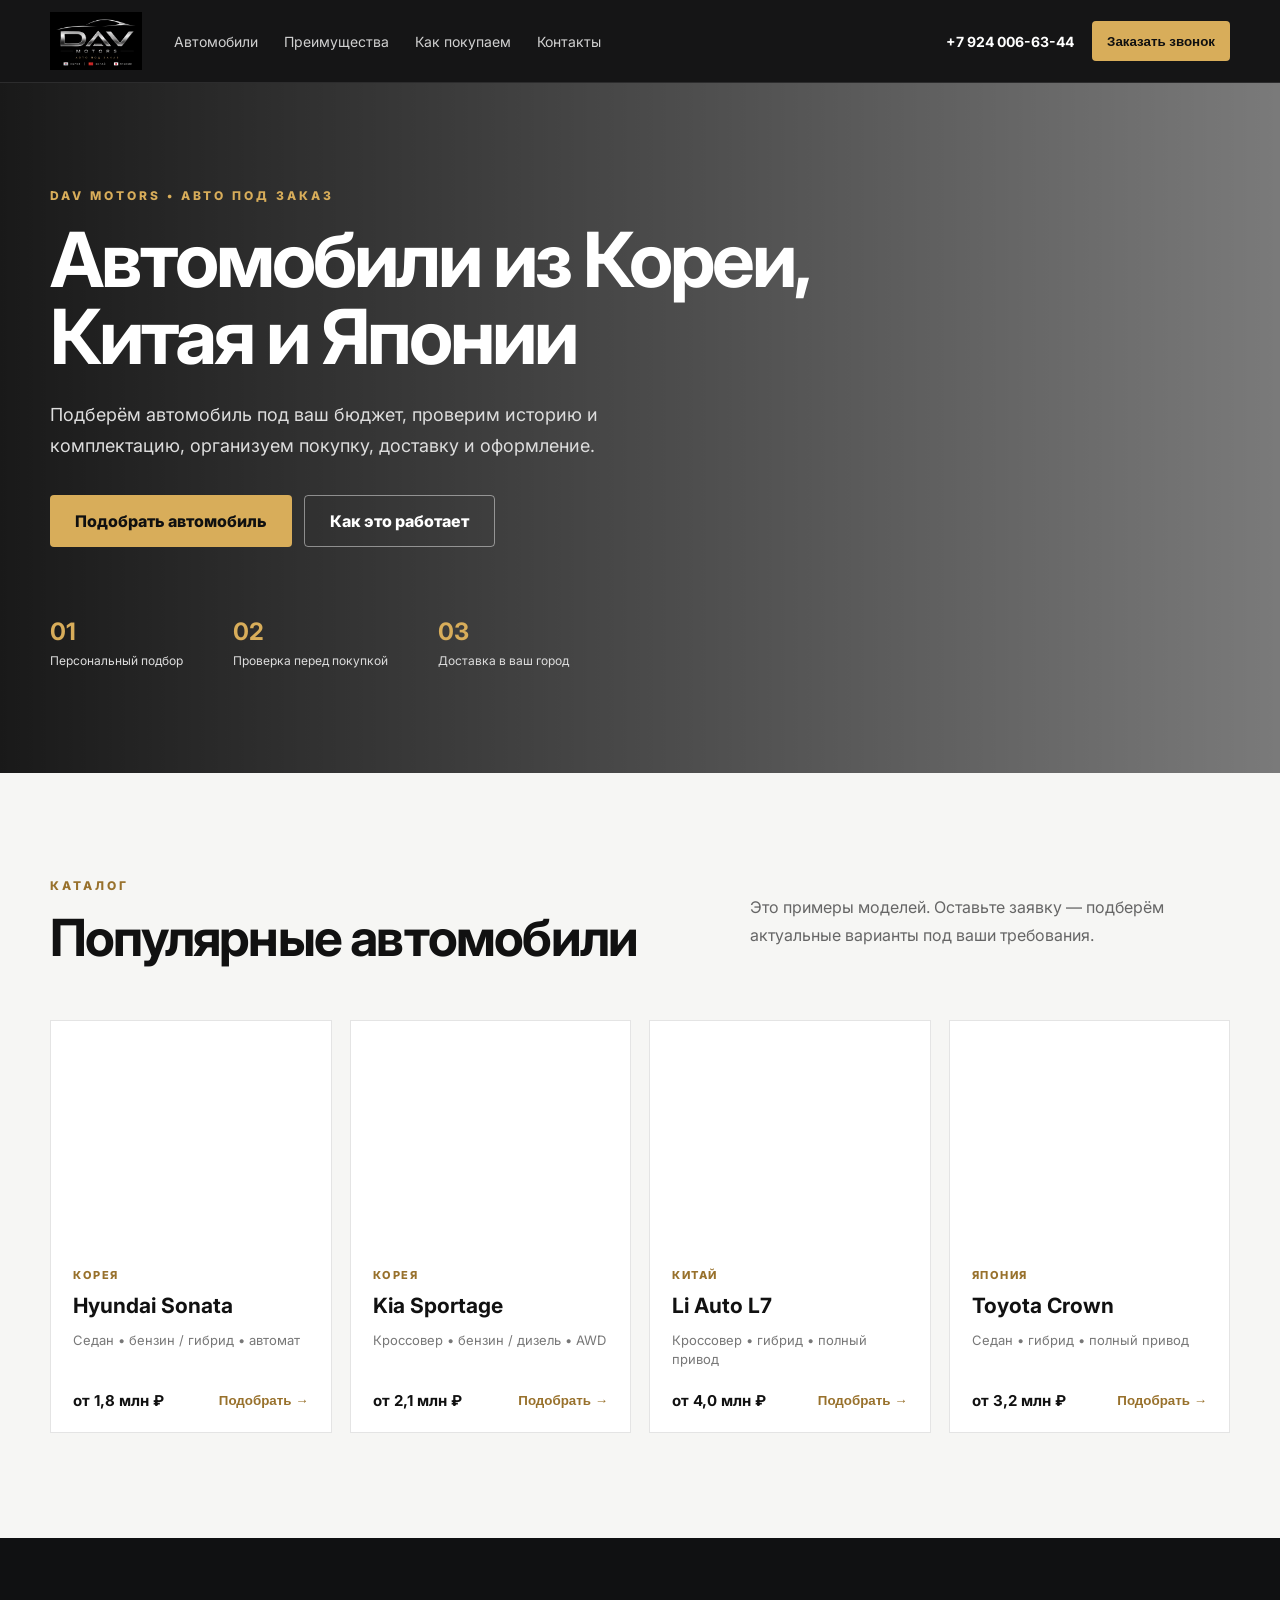
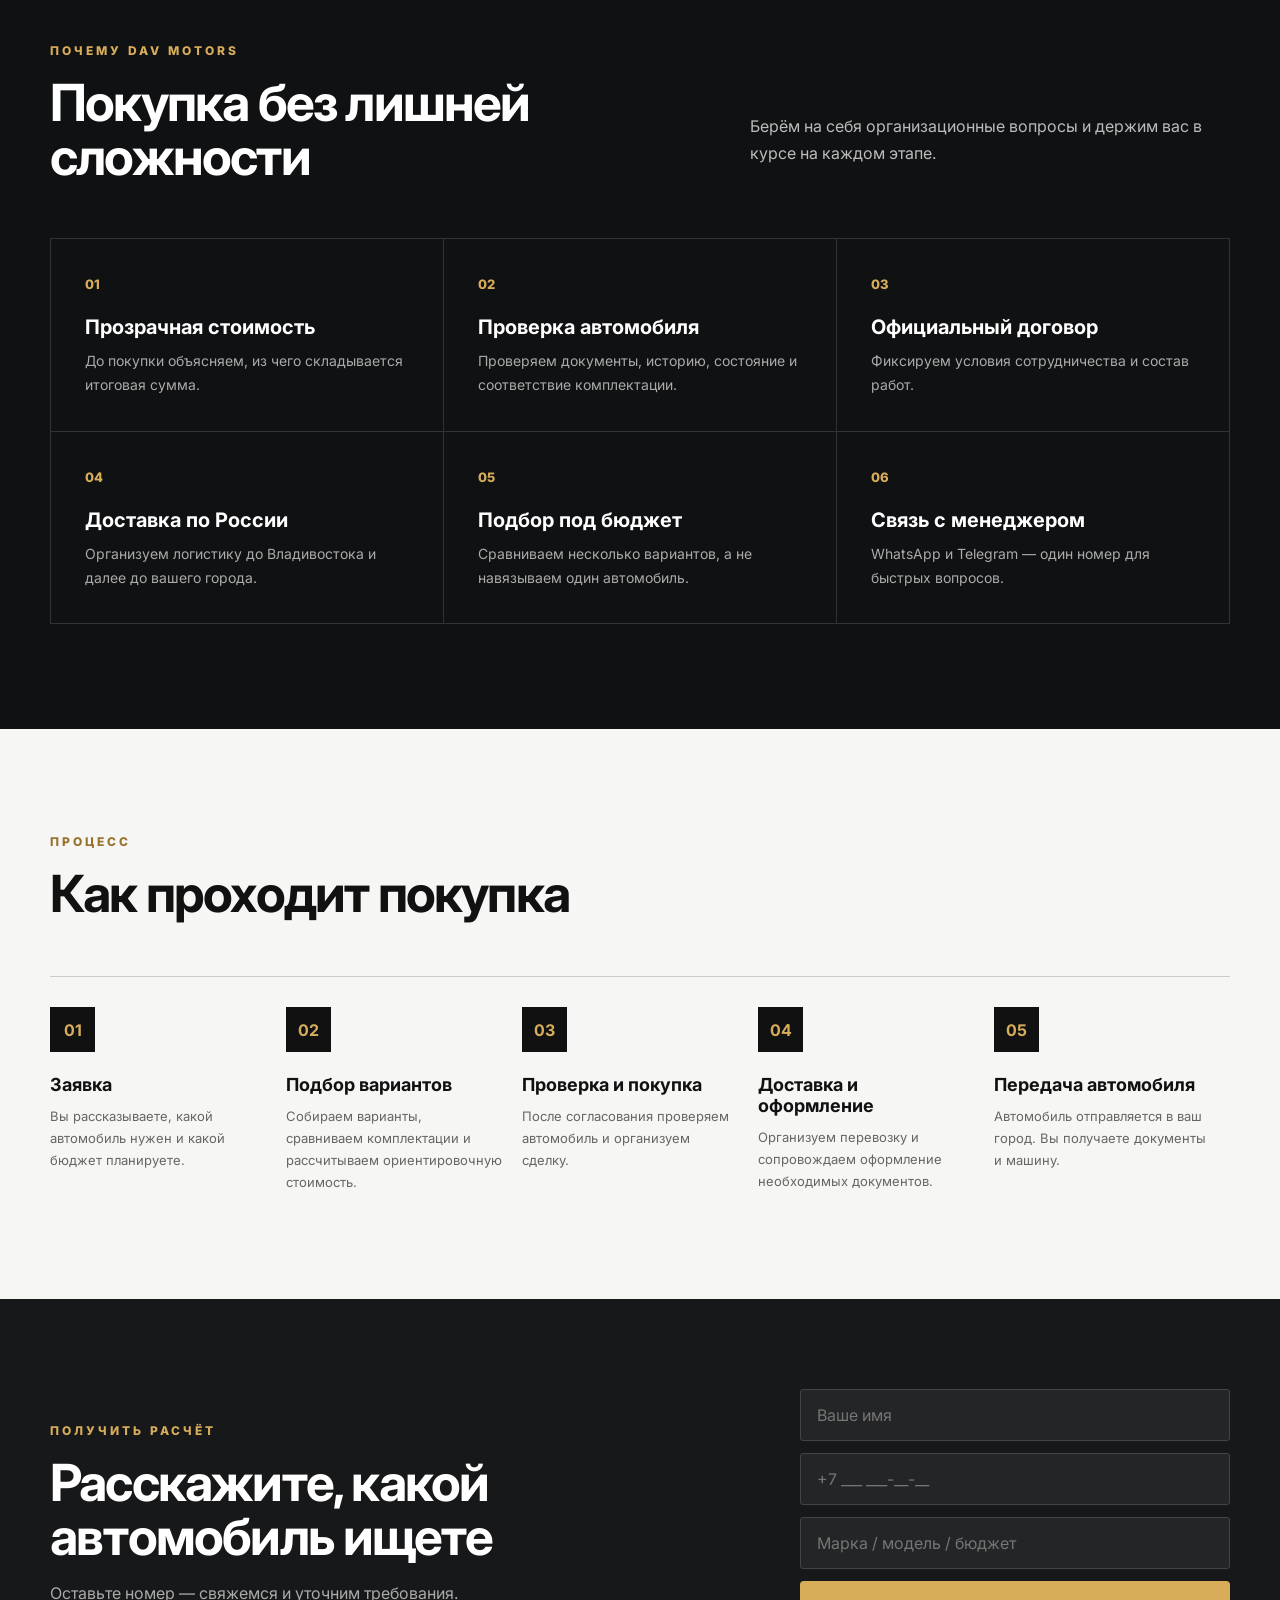
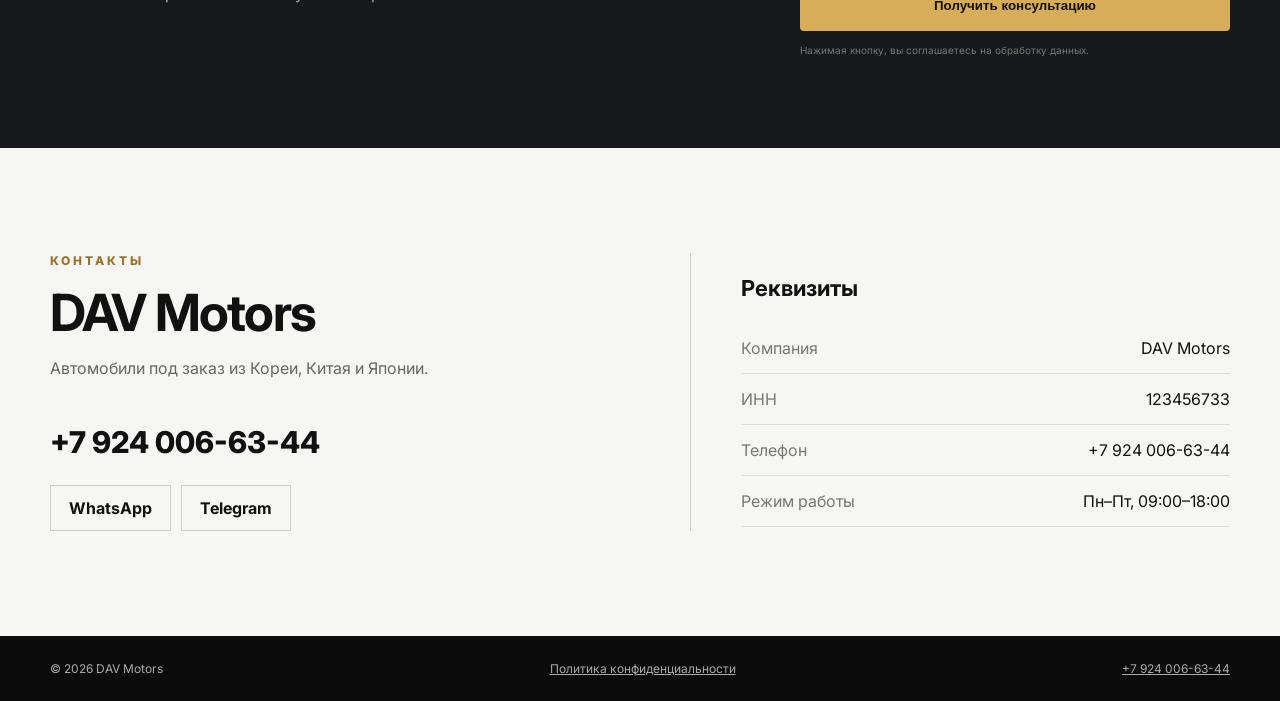
<file: index.html>
<!doctype html>
<html lang="ru">
<head>
  <meta charset="utf-8">
  <meta name="viewport" content="width=device-width, initial-scale=1">
  <meta name="description" content="DAV Motors — подбор и доставка автомобилей из Кореи, Китая и Японии.">
  <title>DAV Motors — автомобили из Азии</title>
  <link rel="preconnect" href="https://fonts.googleapis.com">
  <link rel="preconnect" href="https://fonts.gstatic.com" crossorigin>
  <link href="https://fonts.googleapis.com/css2?family=Inter:wght@400;500;600;700;800&display=swap" rel="stylesheet">
  <link rel="stylesheet" href="styles.css">
</head>
<body>
  <header class="header">
    <div class="container header__inner">
      <a class="brand" href="#top" aria-label="DAV Motors">
        <img src="assets/logo.jpg" alt="DAV Motors">
      </a>
      <nav class="nav" id="nav">
        <a href="#cars">Автомобили</a>
        <a href="#advantages">Преимущества</a>
        <a href="#process">Как покупаем</a>
        <a href="#contacts">Контакты</a>
      </nav>
      <div class="header__actions">
        <a class="phone" href="tel:+79240066344">+7 924 006-63-44</a>
        <button class="btn btn--small" data-modal-open="callback">Заказать звонок</button>
      </div>
      <button class="burger" id="burger" aria-label="Открыть меню">☰</button>
    </div>
  </header>

  <main id="top">
    <section class="hero">
      <div class="hero__overlay"></div>
      <div class="container hero__content">
        <p class="eyebrow">DAV MOTORS • АВТО ПОД ЗАКАЗ</p>
        <h1>Автомобили из Кореи, Китая и Японии</h1>
        <p class="hero__text">
          Подберём автомобиль под ваш бюджет, проверим историю и комплектацию,
          организуем покупку, доставку и оформление.
        </p>
        <div class="hero__buttons">
          <a class="btn" href="#request">Подобрать автомобиль</a>
          <a class="btn btn--ghost" href="#process">Как это работает</a>
        </div>
        <div class="hero__stats">
          <div><strong>01</strong><span>Персональный подбор</span></div>
          <div><strong>02</strong><span>Проверка перед покупкой</span></div>
          <div><strong>03</strong><span>Доставка в ваш город</span></div>
        </div>
      </div>
    </section>

    <section class="section section--light" id="cars">
      <div class="container">
        <div class="section-head">
          <div>
            <p class="eyebrow eyebrow--dark">КАТАЛОГ</p>
            <h2>Популярные автомобили</h2>
          </div>
          <p>Это примеры моделей. Оставьте заявку — подберём актуальные варианты под ваши требования.</p>
        </div>
        <div class="cars-grid">
          <article class="car-card">
            <div class="car-card__image car-card__image--korea"></div>
            <div class="car-card__body">
              <span class="tag">Корея</span>
              <h3>Hyundai Sonata</h3>
              <p>Седан • бензин / гибрид • автомат</p>
              <div class="car-card__bottom"><strong>от 1,8 млн ₽</strong><button class="text-btn" data-car="Hyundai Sonata">Подобрать →</button></div>
            </div>
          </article>
          <article class="car-card">
            <div class="car-card__image car-card__image--suv"></div>
            <div class="car-card__body">
              <span class="tag">Корея</span>
              <h3>Kia Sportage</h3>
              <p>Кроссовер • бензин / дизель • AWD</p>
              <div class="car-card__bottom"><strong>от 2,1 млн ₽</strong><button class="text-btn" data-car="Kia Sportage">Подобрать →</button></div>
            </div>
          </article>
          <article class="car-card">
            <div class="car-card__image car-card__image--china"></div>
            <div class="car-card__body">
              <span class="tag">Китай</span>
              <h3>Li Auto L7</h3>
              <p>Кроссовер • гибрид • полный привод</p>
              <div class="car-card__bottom"><strong>от 4,0 млн ₽</strong><button class="text-btn" data-car="Li Auto L7">Подобрать →</button></div>
            </div>
          </article>
          <article class="car-card">
            <div class="car-card__image car-card__image--japan"></div>
            <div class="car-card__body">
              <span class="tag">Япония</span>
              <h3>Toyota Crown</h3>
              <p>Седан • гибрид • полный привод</p>
              <div class="car-card__bottom"><strong>от 3,2 млн ₽</strong><button class="text-btn" data-car="Toyota Crown">Подобрать →</button></div>
            </div>
          </article>
        </div>
      </div>
    </section>

    <section class="section advantages" id="advantages">
      <div class="container">
        <div class="section-head section-head--light">
          <div><p class="eyebrow">ПОЧЕМУ DAV MOTORS</p><h2>Покупка без лишней сложности</h2></div>
          <p>Берём на себя организационные вопросы и держим вас в курсе на каждом этапе.</p>
        </div>
        <div class="advantages-grid">
          <article><span>01</span><h3>Прозрачная стоимость</h3><p>До покупки объясняем, из чего складывается итоговая сумма.</p></article>
          <article><span>02</span><h3>Проверка автомобиля</h3><p>Проверяем документы, историю, состояние и соответствие комплектации.</p></article>
          <article><span>03</span><h3>Официальный договор</h3><p>Фиксируем условия сотрудничества и состав работ.</p></article>
          <article><span>04</span><h3>Доставка по России</h3><p>Организуем логистику до Владивостока и далее до вашего города.</p></article>
          <article><span>05</span><h3>Подбор под бюджет</h3><p>Сравниваем несколько вариантов, а не навязываем один автомобиль.</p></article>
          <article><span>06</span><h3>Связь с менеджером</h3><p>WhatsApp и Telegram — один номер для быстрых вопросов.</p></article>
        </div>
      </div>
    </section>

    <section class="section section--light" id="process">
      <div class="container">
        <div class="section-head">
          <div><p class="eyebrow eyebrow--dark">ПРОЦЕСС</p><h2>Как проходит покупка</h2></div>
        </div>
        <div class="timeline">
          <article><b>01</b><div><h3>Заявка</h3><p>Вы рассказываете, какой автомобиль нужен и какой бюджет планируете.</p></div></article>
          <article><b>02</b><div><h3>Подбор вариантов</h3><p>Собираем варианты, сравниваем комплектации и рассчитываем ориентировочную стоимость.</p></div></article>
          <article><b>03</b><div><h3>Проверка и покупка</h3><p>После согласования проверяем автомобиль и организуем сделку.</p></div></article>
          <article><b>04</b><div><h3>Доставка и оформление</h3><p>Организуем перевозку и сопровождаем оформление необходимых документов.</p></div></article>
          <article><b>05</b><div><h3>Передача автомобиля</h3><p>Автомобиль отправляется в ваш город. Вы получаете документы и машину.</p></div></article>
        </div>
      </div>
    </section>

    <section class="cta" id="request">
      <div class="container cta__inner">
        <div>
          <p class="eyebrow">ПОЛУЧИТЬ РАСЧЁТ</p>
          <h2>Расскажите, какой автомобиль ищете</h2>
          <p>Оставьте номер — свяжемся и уточним требования.</p>
        </div>
        <form class="lead-form" data-form="lead">
          <input type="text" name="name" placeholder="Ваше имя" autocomplete="name" required>
          <input type="tel" name="phone" placeholder="+7 ___ ___-__-__" autocomplete="tel" required>
          <input type="text" name="car" placeholder="Марка / модель / бюджет">
          <button class="btn" type="submit">Получить консультацию</button>
          <small>Нажимая кнопку, вы соглашаетесь на обработку данных.</small>
        </form>
      </div>
    </section>

    <section class="section section--light contacts" id="contacts">
      <div class="container contacts__grid">
        <div>
          <p class="eyebrow eyebrow--dark">КОНТАКТЫ</p>
          <h2>DAV Motors</h2>
          <p class="contacts__text">Автомобили под заказ из Кореи, Китая и Японии.</p>
          <a class="contacts__phone" href="tel:+79240066344">+7 924 006-63-44</a>
          <div class="socials">
            <a href="https://wa.me/79240066344" target="_blank" rel="noopener">WhatsApp</a>
            <a href="https://t.me/+79240066344" target="_blank" rel="noopener">Telegram</a>
          </div>
        </div>
        <div class="requisites">
          <h3>Реквизиты</h3>
          <p><span>Компания</span> DAV Motors</p>
          <p><span>ИНН</span> 123456733</p>
          <p><span>Телефон</span> +7 924 006-63-44</p>
          <p><span>Режим работы</span> Пн–Пт, 09:00–18:00</p>
        </div>
      </div>
    </section>
  </main>

  <footer class="footer">
    <div class="container footer__inner">
      <span>© 2026 DAV Motors</span>
      <a href="#" data-modal-open="privacy">Политика конфиденциальности</a>
      <a href="tel:+79240066344">+7 924 006-63-44</a>
    </div>
  </footer>

  <div class="modal" id="callback" aria-hidden="true">
    <div class="modal__backdrop" data-modal-close></div>
    <div class="modal__box" role="dialog" aria-modal="true" aria-labelledby="callback-title">
      <button class="modal__close" data-modal-close aria-label="Закрыть">×</button>
      <p class="eyebrow eyebrow--dark">DAV MOTORS</p>
      <h2 id="callback-title">Заказать звонок</h2>
      <p>Оставьте контакты — менеджер свяжется с вами.</p>
      <form class="lead-form lead-form--modal" data-form="callback">
        <input type="text" name="name" placeholder="Ваше имя" required>
        <input type="tel" name="phone" placeholder="+7 ___ ___-__-__" required>
        <button class="btn" type="submit">Отправить заявку</button>
      </form>
    </div>
  </div>

  <div class="modal" id="privacy" aria-hidden="true">
    <div class="modal__backdrop" data-modal-close></div>
    <div class="modal__box" >
      <button class="modal__close" data-modal-close aria-label="Закрыть">×</button>
      <h2>Политика конфиденциальности</h2>
      <p>Настоящая Политика разработана в соответствии с Федеральным законом от 27.07.2006 № 152-ФЗ «О персональных данных». Она определяет порядок обработки персональных данных и меры по обеспечению их безопасности, которые принимает [Наименование компании или ФИО ИП] (далее — Оператор) в отношении посетителей сайта [адрес сайта].
1. Общие положения 1.1. Оператор — это юридическое лицо или индивидуальный предприниматель, которые организуют и (или) осуществляют обработку персональных данных посетителей сайта [адрес сайта]. 1.2. Оператор ставит своей важнейшей целью и условием своей деятельности соблюдение прав и свобод человека и гражданина при обработке персональных данных, в том числе права на неприкосновенность частной жизни.
tilda.cc
2. Состав обрабатываемых персональных данных 2.1. Оператор собирает следующие персональные данные:
фамилия, имя, отчество;
номер контактного телефона.

secrets.tbank.ru
support.vigbo.com
2.2. Указанные данные предоставляются Пользователем при заполнении форм на сайте (например, формы обратной связи, регистрации, оформления заказа).
support.vigbo.com
3. Цели обработки 3.1. Обработка персональных данных осуществляется для:
идентификации Пользователя при взаимодействии с сайтом;
обработки заявок и заказов;
предоставления доступа к персонализированным функциям сайта;
информирования Пользователя (например, о статусе заказа, новых предложениях);
улучшения качества сервиса.

secrets.tbank.ru
4. Порядок и способы обработки 4.1. Обработка персональных данных включает сбор, запись, систематизацию, накопление, хранение, уточнение, использование, передачу (в том числе третьим лицам в рамках договорных отношений), обезличивание, блокирование, удаление, уничтожение.
support.vigbo.com
5. Меры защиты 5.1. Оператор применяет технические и организационные меры для защиты персональных данных от несанкционированного доступа, изменения, уничтожения и иных неправомерных действий. К таким мерам относятся, например, использование шифрования при передаче данных, ограничение доступа к базам данных только для уполномоченных сотрудников, регулярные обновления программного обеспечения.
secrets.tbank.ru
6. Срок хранения данных 6.1. Срок хранения персональных данных определяется достижением целей их обработки (например, для выполнения обязательств по договору). По истечении установленного срока данные подлежат уничтожению.
secrets.tbank.ru
secrets.tbank.ru
7. Права субъекта персональных данных 7.1. Субъект персональных данных вправе:
получать информацию о том, какие данные о нём обрабатываются и с какой целью;
требовать уточнения, исправления или удаления своих данных;
отзывать своё согласие на обработку данных.

secrets.tbank.ru
8. Контакты для вопросов 8.1. По вопросам, связанным с обработкой персональных данных, можно обращаться по следующим контактам:
электронная почта: [email];
телефон: [номер].
9. Особые указания 9.1. Оператор не передаёт персональные данные третьим лицам без согласия субъекта, за исключением случаев, прямо предусмотренных законодательством РФ.
secrets.tbank.ru
9.2. Политика конфиденциальности может актуализироваться по мере необходимости. Новая редакция вступает в силу с момента её размещения на сайте.
digitalimpuls.ru
10. Согласие субъекта 10.1. Пользователь подтверждает своё согласие с условиями настоящей Политики, проставляя соответствующую отметку в форме (например, отметку в чекбоксе) перед началом обработки его данных. </p>
    </div>
  </div>

  <div class="toast" id="toast" role="status"></div>
  <script src="script.js"></script>
  <script src="forms.js"></script>
</body>
</html>
</file>
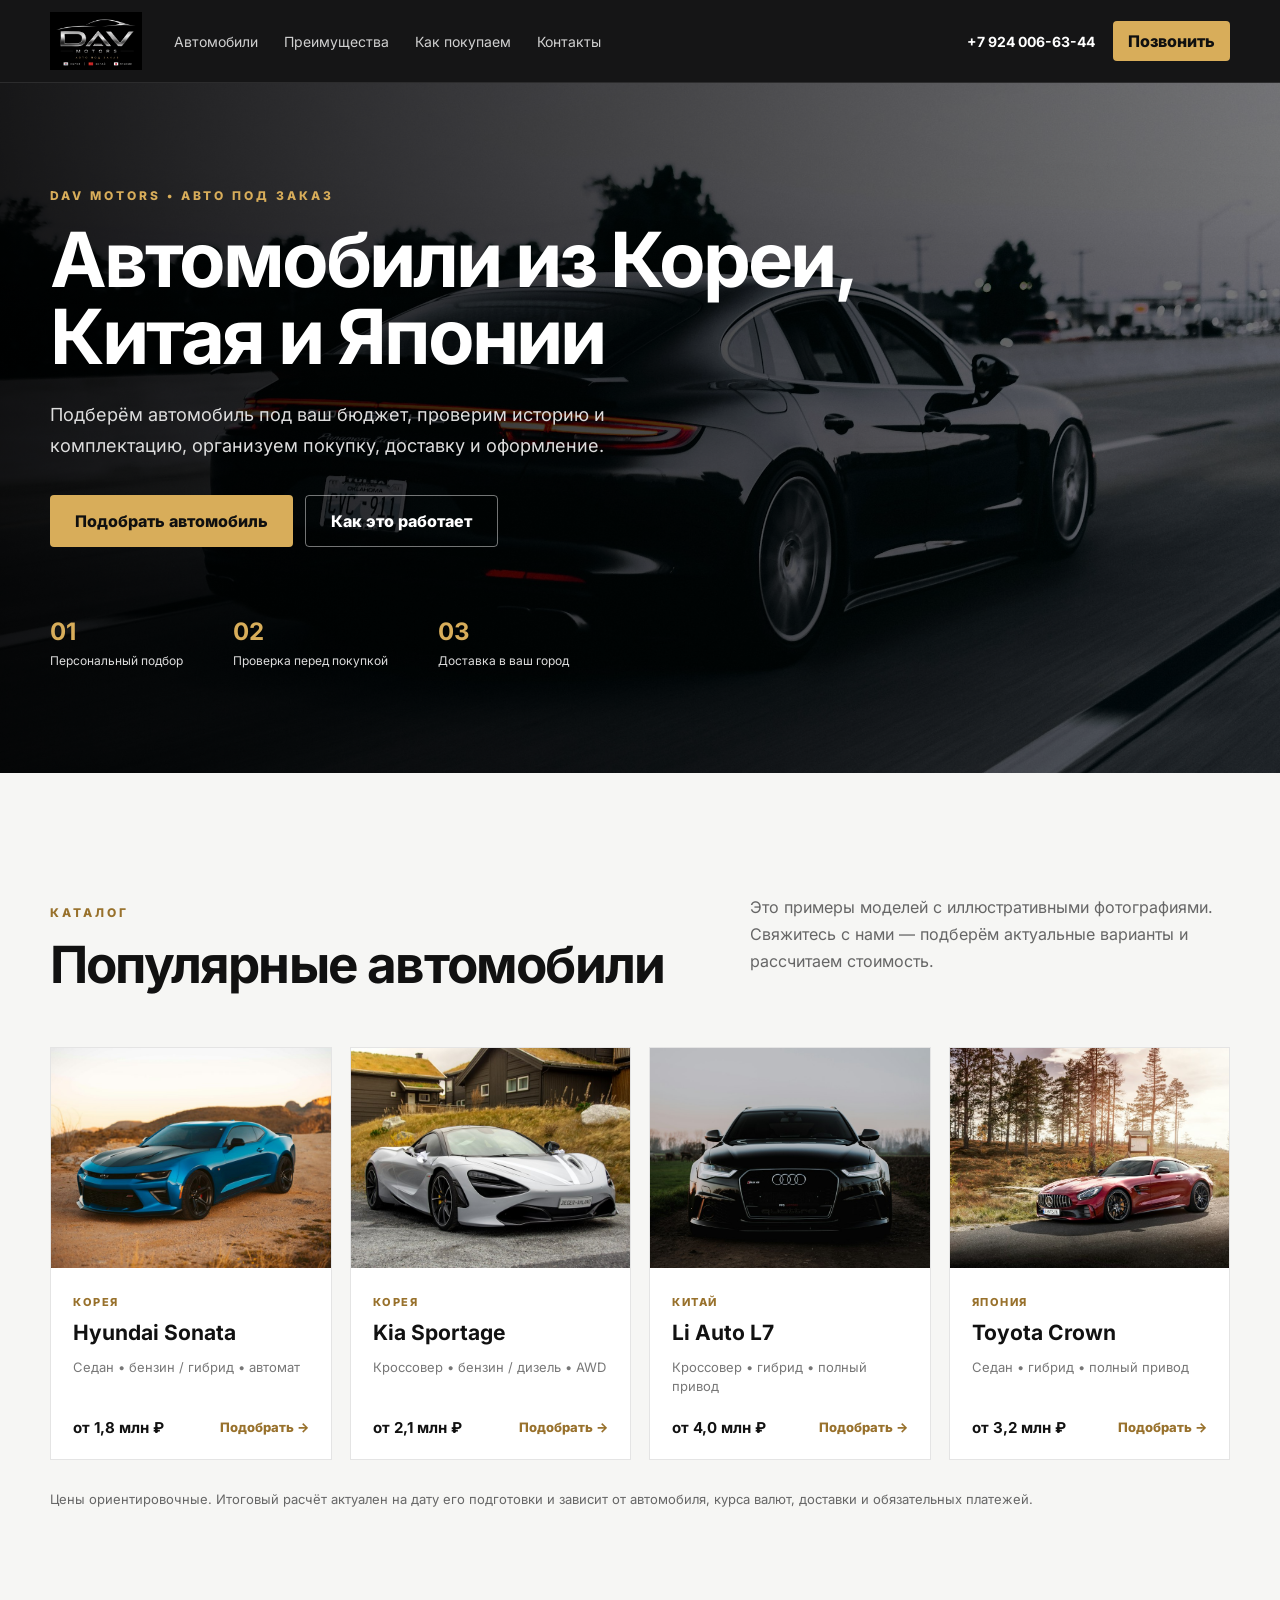
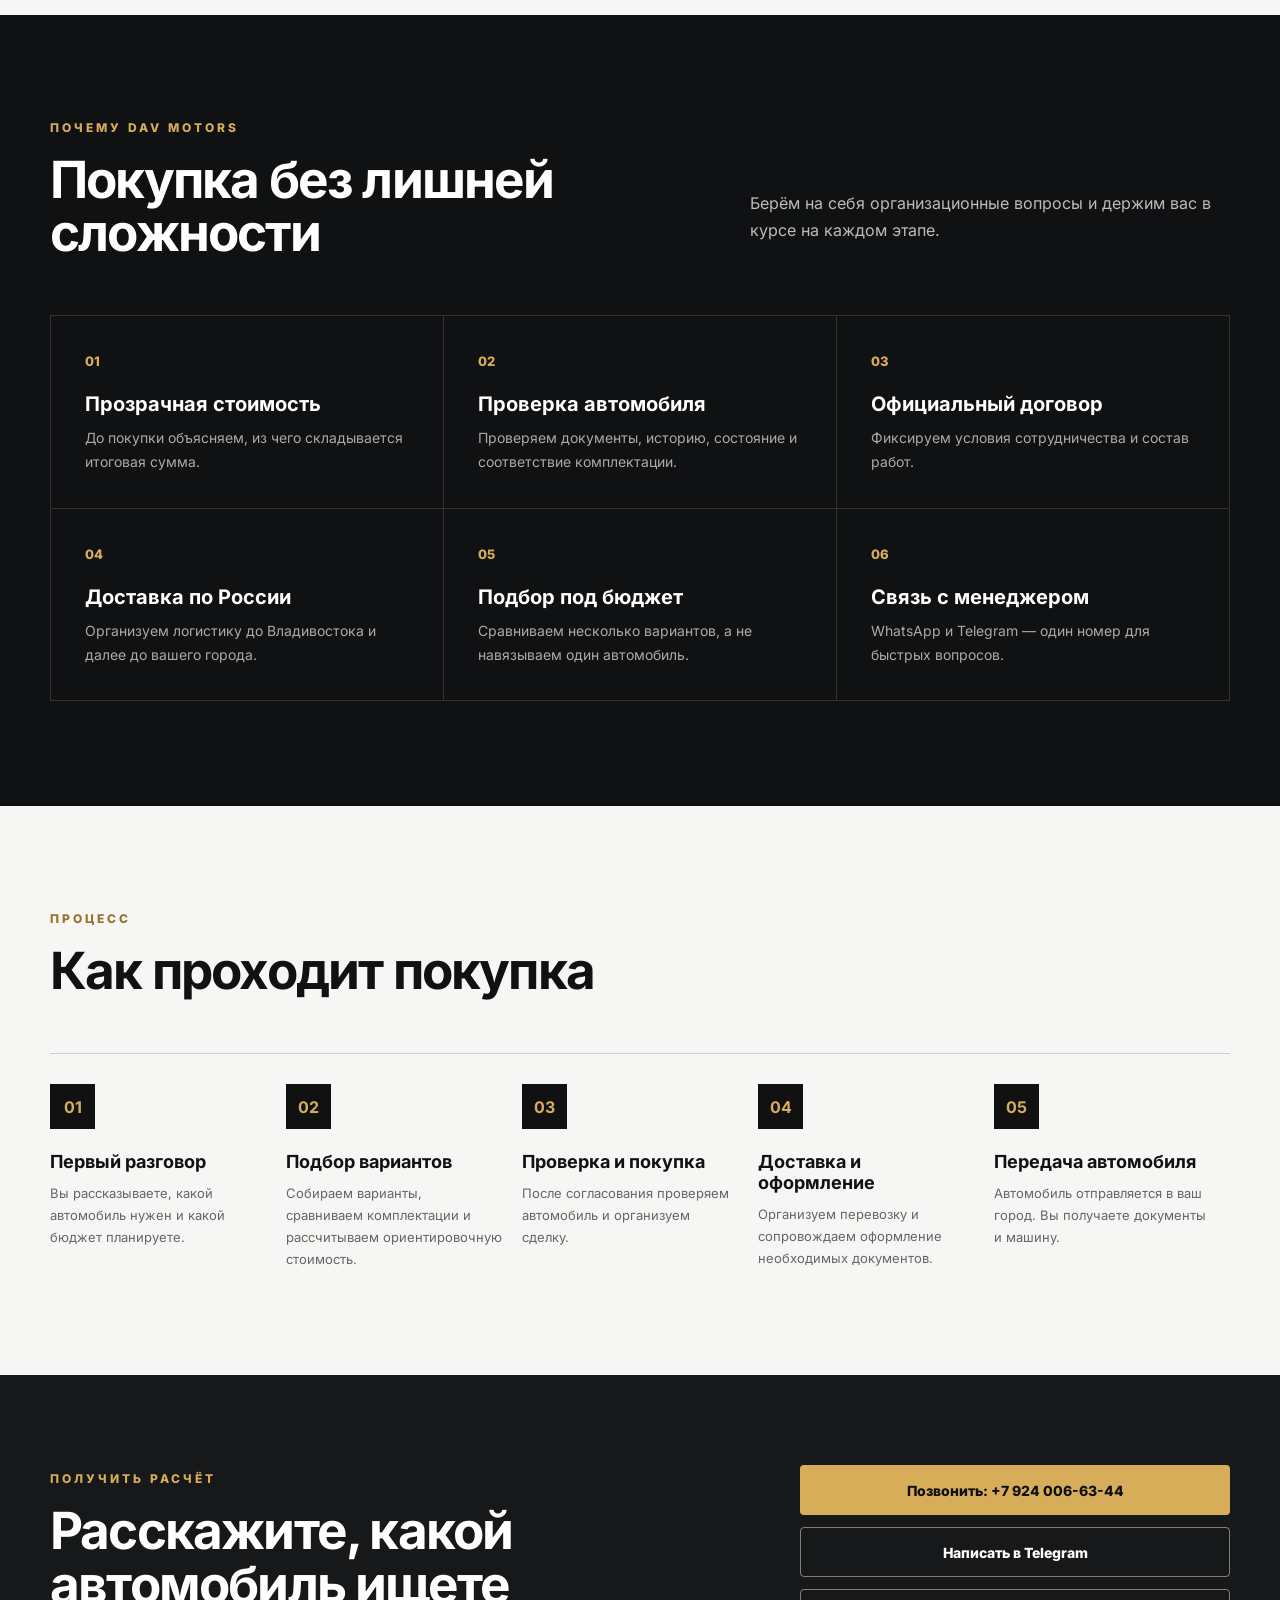
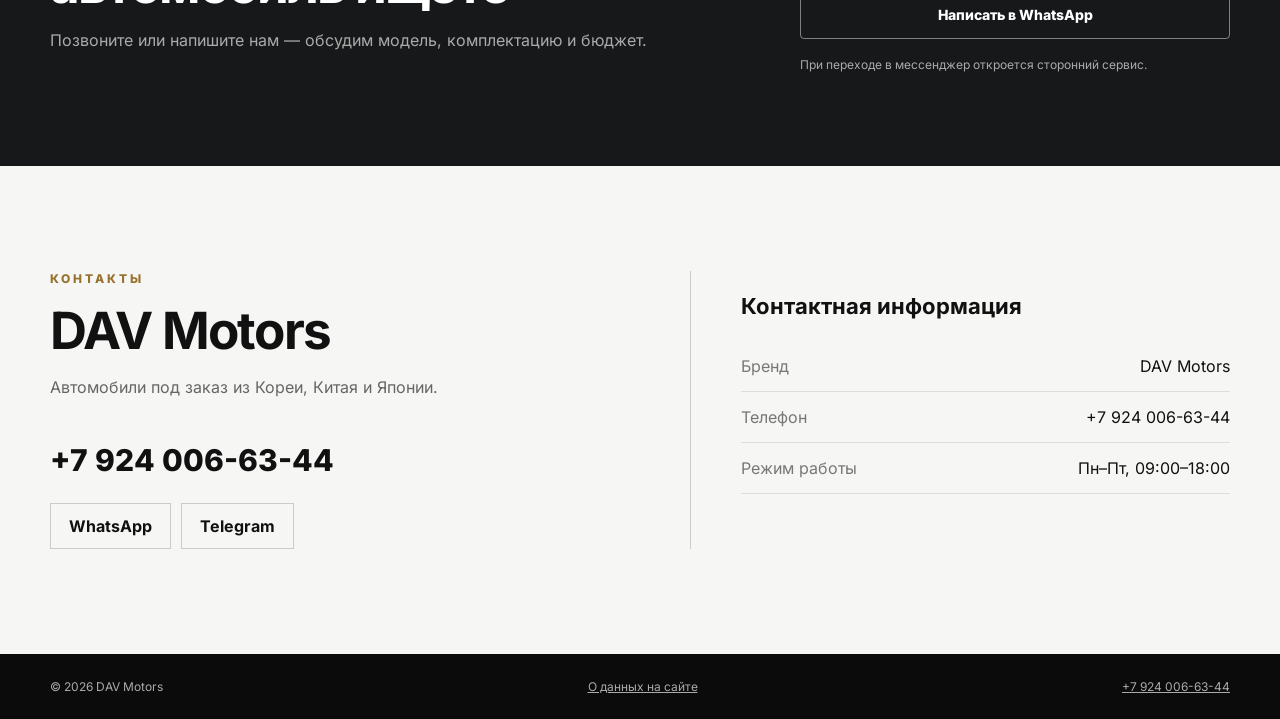
<file: DAV-MOTORS/index.html>
<!doctype html>
<html lang="ru">
<head>
  <meta charset="utf-8">
  <meta name="referrer" content="no-referrer">
  <meta http-equiv="x-dns-prefetch-control" content="off">
  <meta http-equiv="Content-Security-Policy" content="default-src 'self'; script-src 'self'; style-src 'self'; img-src 'self'; font-src 'self'; connect-src 'none'; form-action 'none'; base-uri 'none'; object-src 'none'">
  <meta name="viewport" content="width=device-width, initial-scale=1">
  <meta name="description" content="DAV Motors — подбор и доставка автомобилей из Кореи, Китая и Японии.">
  <title>DAV Motors — автомобили из Азии</title>
  <link rel="icon" href="assets/logo.jpg" type="image/jpeg">
  <link rel="stylesheet" href="styles.css">
</head>
<body>
  <header class="header">
    <div class="container header__inner">
      <a class="brand" href="#top" aria-label="DAV Motors">
        <img src="assets/logo.jpg" alt="DAV Motors">
      </a>
      <nav class="nav" id="nav">
        <a href="#cars">Автомобили</a>
        <a href="#advantages">Преимущества</a>
        <a href="#process">Как покупаем</a>
        <a href="#contacts">Контакты</a>
      </nav>
      <div class="header__actions">
        <a class="phone" href="tel:+79240066344">+7 924 006-63-44</a>
        <a class="btn btn--small" href="tel:+79240066344">Позвонить</a>
      </div>
      <button class="burger" id="burger" type="button" aria-label="Открыть меню" aria-controls="nav" aria-expanded="false">☰</button>
    </div>
  </header>

  <main id="top">
    <section class="hero">
      <div class="hero__overlay"></div>
      <div class="container hero__content">
        <p class="eyebrow">DAV MOTORS • АВТО ПОД ЗАКАЗ</p>
        <h1>Автомобили из Кореи, Китая и Японии</h1>
        <p class="hero__text">
          Подберём автомобиль под ваш бюджет, проверим историю и комплектацию,
          организуем покупку, доставку и оформление.
        </p>
        <div class="hero__buttons">
          <a class="btn" href="#request">Подобрать автомобиль</a>
          <a class="btn btn--ghost" href="#process">Как это работает</a>
        </div>
        <div class="hero__stats">
          <div><strong>01</strong><span>Персональный подбор</span></div>
          <div><strong>02</strong><span>Проверка перед покупкой</span></div>
          <div><strong>03</strong><span>Доставка в ваш город</span></div>
        </div>
      </div>
    </section>

    <section class="section section--light" id="cars">
      <div class="container">
        <div class="section-head">
          <div>
            <p class="eyebrow eyebrow--dark">КАТАЛОГ</p>
            <h2>Популярные автомобили</h2>
          </div>
          <p>Это примеры моделей с иллюстративными фотографиями. Свяжитесь с нами — подберём актуальные варианты и рассчитаем стоимость.</p>
        </div>
        <div class="cars-grid">
          <article class="car-card">
            <div class="car-card__image car-card__image--korea"></div>
            <div class="car-card__body">
              <span class="tag">Корея</span>
              <h3>Hyundai Sonata</h3>
              <p>Седан • бензин / гибрид • автомат</p>
              <div class="car-card__bottom"><strong>от 1,8 млн ₽</strong><a class="text-btn" href="#request" aria-label="Обсудить подбор: Hyundai Sonata">Подобрать →</a></div>
            </div>
          </article>
          <article class="car-card">
            <div class="car-card__image car-card__image--suv"></div>
            <div class="car-card__body">
              <span class="tag">Корея</span>
              <h3>Kia Sportage</h3>
              <p>Кроссовер • бензин / дизель • AWD</p>
              <div class="car-card__bottom"><strong>от 2,1 млн ₽</strong><a class="text-btn" href="#request" aria-label="Обсудить подбор: Kia Sportage">Подобрать →</a></div>
            </div>
          </article>
          <article class="car-card">
            <div class="car-card__image car-card__image--china"></div>
            <div class="car-card__body">
              <span class="tag">Китай</span>
              <h3>Li Auto L7</h3>
              <p>Кроссовер • гибрид • полный привод</p>
              <div class="car-card__bottom"><strong>от 4,0 млн ₽</strong><a class="text-btn" href="#request" aria-label="Обсудить подбор: Li Auto L7">Подобрать →</a></div>
            </div>
          </article>
          <article class="car-card">
            <div class="car-card__image car-card__image--japan"></div>
            <div class="car-card__body">
              <span class="tag">Япония</span>
              <h3>Toyota Crown</h3>
              <p>Седан • гибрид • полный привод</p>
              <div class="car-card__bottom"><strong>от 3,2 млн ₽</strong><a class="text-btn" href="#request" aria-label="Обсудить подбор: Toyota Crown">Подобрать →</a></div>
            </div>
          </article>
        </div>
        <p class="catalog-note">Цены ориентировочные. Итоговый расчёт актуален на дату его подготовки и зависит от автомобиля, курса валют, доставки и обязательных платежей.</p>
      </div>
    </section>

    <section class="section advantages" id="advantages">
      <div class="container">
        <div class="section-head section-head--light">
          <div><p class="eyebrow">ПОЧЕМУ DAV MOTORS</p><h2>Покупка без лишней сложности</h2></div>
          <p>Берём на себя организационные вопросы и держим вас в курсе на каждом этапе.</p>
        </div>
        <div class="advantages-grid">
          <article><span>01</span><h3>Прозрачная стоимость</h3><p>До покупки объясняем, из чего складывается итоговая сумма.</p></article>
          <article><span>02</span><h3>Проверка автомобиля</h3><p>Проверяем документы, историю, состояние и соответствие комплектации.</p></article>
          <article><span>03</span><h3>Официальный договор</h3><p>Фиксируем условия сотрудничества и состав работ.</p></article>
          <article><span>04</span><h3>Доставка по России</h3><p>Организуем логистику до Владивостока и далее до вашего города.</p></article>
          <article><span>05</span><h3>Подбор под бюджет</h3><p>Сравниваем несколько вариантов, а не навязываем один автомобиль.</p></article>
          <article><span>06</span><h3>Связь с менеджером</h3><p>WhatsApp и Telegram — один номер для быстрых вопросов.</p></article>
        </div>
      </div>
    </section>

    <section class="section section--light" id="process">
      <div class="container">
        <div class="section-head">
          <div><p class="eyebrow eyebrow--dark">ПРОЦЕСС</p><h2>Как проходит покупка</h2></div>
        </div>
        <div class="timeline">
          <article><b>01</b><div><h3>Первый разговор</h3><p>Вы рассказываете, какой автомобиль нужен и какой бюджет планируете.</p></div></article>
          <article><b>02</b><div><h3>Подбор вариантов</h3><p>Собираем варианты, сравниваем комплектации и рассчитываем ориентировочную стоимость.</p></div></article>
          <article><b>03</b><div><h3>Проверка и покупка</h3><p>После согласования проверяем автомобиль и организуем сделку.</p></div></article>
          <article><b>04</b><div><h3>Доставка и оформление</h3><p>Организуем перевозку и сопровождаем оформление необходимых документов.</p></div></article>
          <article><b>05</b><div><h3>Передача автомобиля</h3><p>Автомобиль отправляется в ваш город. Вы получаете документы и машину.</p></div></article>
        </div>
      </div>
    </section>

    <section class="cta" id="request">
      <div class="container cta__inner">
        <div>
          <p class="eyebrow">ПОЛУЧИТЬ РАСЧЁТ</p>
          <h2>Расскажите, какой автомобиль ищете</h2>
          <p>Позвоните или напишите нам — обсудим модель, комплектацию и бюджет.</p>
        </div>
        <div class="contact-actions">
          <a class="btn" href="tel:+79240066344">Позвонить: +7 924 006-63-44</a>
          <a class="btn btn--ghost" href="https://t.me/+79240066344" target="_blank" rel="noopener noreferrer">Написать в Telegram</a>
          <a class="btn btn--ghost" href="https://wa.me/79240066344" target="_blank" rel="noopener noreferrer">Написать в WhatsApp</a>
          <p class="contact-actions__note">При переходе в мессенджер откроется сторонний сервис.</p>
        </div>
      </div>
    </section>

    <section class="section section--light contacts" id="contacts">
      <div class="container contacts__grid">
        <div>
          <p class="eyebrow eyebrow--dark">КОНТАКТЫ</p>
          <h2>DAV Motors</h2>
          <p class="contacts__text">Автомобили под заказ из Кореи, Китая и Японии.</p>
          <a class="contacts__phone" href="tel:+79240066344">+7 924 006-63-44</a>
          <div class="socials">
            <a href="https://wa.me/79240066344" target="_blank" rel="noopener noreferrer">WhatsApp</a>
            <a href="https://t.me/+79240066344" target="_blank" rel="noopener noreferrer">Telegram</a>
          </div>
        </div>
        <div class="requisites">
          <h3>Контактная информация</h3>
          <p><span>Бренд</span> DAV Motors</p>
          <p><span>Телефон</span> +7 924 006-63-44</p>
          <p><span>Режим работы</span> Пн–Пт, 09:00–18:00</p>
        </div>
      </div>
    </section>
  </main>

  <footer class="footer">
    <div class="container footer__inner">
      <span>© 2026 DAV Motors</span>
      <a href="data.html">О данных на сайте</a>
      <a href="tel:+79240066344">+7 924 006-63-44</a>
    </div>
  </footer>

  <script src="script.js"></script>
</body>
</html>
</file>
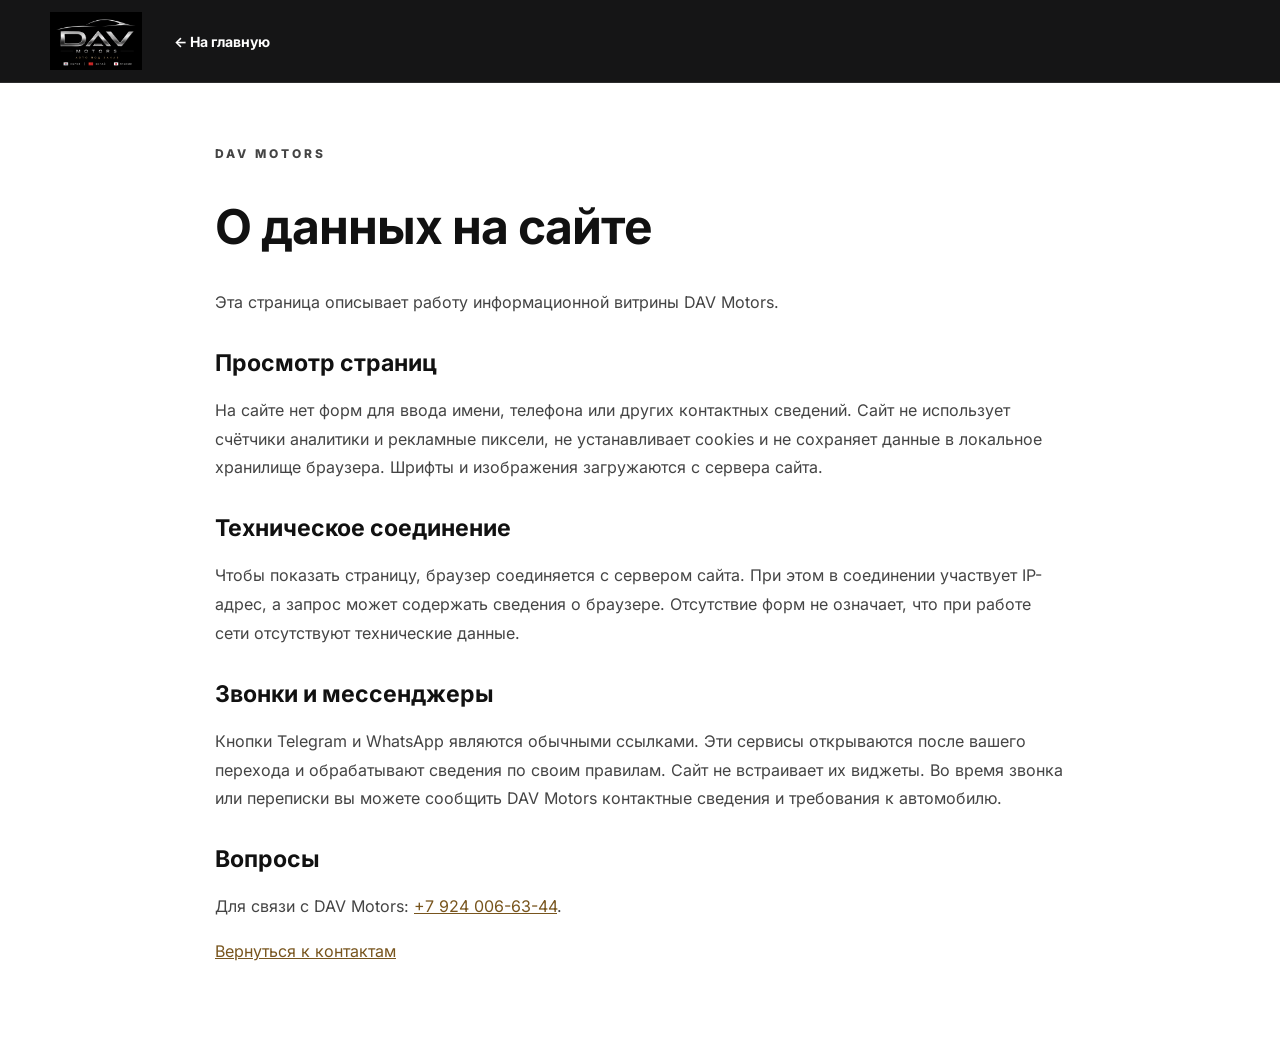
<file: DAV-MOTORS/data.html>
<!doctype html>
<html lang="ru">
<head>
  <meta charset="utf-8">
  <meta name="referrer" content="no-referrer">
  <meta http-equiv="x-dns-prefetch-control" content="off">
  <meta http-equiv="Content-Security-Policy" content="default-src 'self'; script-src 'self'; style-src 'self'; img-src 'self'; font-src 'self'; connect-src 'none'; form-action 'none'; base-uri 'none'; object-src 'none'">
  <meta name="viewport" content="width=device-width, initial-scale=1">
  <meta name="description" content="Информация о работе сайта DAV Motors и переходах в мессенджеры.">
  <title>О данных на сайте — DAV Motors</title>
  <link rel="icon" href="assets/logo.jpg" type="image/jpeg">
  <link rel="stylesheet" href="styles.css">
</head>
<body>
  <header class="header">
    <div class="container header__inner">
      <a class="brand" href="index.html" aria-label="DAV Motors — на главную"><img src="assets/logo.jpg" alt="DAV Motors"></a>
      <a class="phone" href="index.html">← На главную</a>
    </div>
  </header>
  <main class="container data-page">
    <p class="eyebrow eyebrow--dark">DAV MOTORS</p>
    <h1>О данных на сайте</h1>
    <p>Эта страница описывает работу информационной витрины DAV Motors.</p>
    <h2>Просмотр страниц</h2>
    <p>На сайте нет форм для ввода имени, телефона или других контактных сведений. Сайт не использует счётчики аналитики и рекламные пиксели, не устанавливает cookies и не сохраняет данные в локальное хранилище браузера. Шрифты и изображения загружаются с сервера сайта.</p>
    <h2>Техническое соединение</h2>
    <p>Чтобы показать страницу, браузер соединяется с сервером сайта. При этом в соединении участвует IP-адрес, а запрос может содержать сведения о браузере. Отсутствие форм не означает, что при работе сети отсутствуют технические данные.</p>
    <h2>Звонки и мессенджеры</h2>
    <p>Кнопки Telegram и WhatsApp являются обычными ссылками. Эти сервисы открываются после вашего перехода и обрабатывают сведения по своим правилам. Сайт не встраивает их виджеты. Во время звонка или переписки вы можете сообщить DAV Motors контактные сведения и требования к автомобилю.</p>
    <h2>Вопросы</h2>
    <p>Для связи с DAV Motors: <a href="tel:+79240066344">+7 924 006-63-44</a>.</p>
    <p><a href="index.html#contacts">Вернуться к контактам</a></p>
  </main>
</body>
</html>
</file>
<file: styles.css>
* {
  box-sizing: border-box
}

html {
  scroll-behavior: smooth
}

body {
  margin: 0;
  font-family: Inter, Arial, sans-serif;
  color: #111;
  background: #fff
}

.container {
  width: min(1180px, calc(100% - 40px));
  margin: auto
}

.header {
  position: sticky;
  top: 0;
  z-index: 50;
  background: rgba(7, 7, 8, .94);
  backdrop-filter: blur(12px);
  color: #fff;
  border-bottom: 1px solid rgba(255, 255, 255, .1)
}

.header__inner {
  height: 82px;
  display: flex;
  align-items: center;
  gap: 32px
}

.brand {
  width: 92px;
  height: 58px;
  display: block;
  overflow: hidden
}

.brand img {
  width: 100%;
  height: 100%;
  object-fit: cover;
  object-position: center
}

.nav {
  display: flex;
  gap: 26px;
  flex: 1
}

.nav a,
.phone {
  color: #fff;
  text-decoration: none;
  font-size: 14px
}

.nav a {
  opacity: .8
}

.nav a:hover {
  opacity: 1
}

.header__actions {
  display: flex;
  align-items: center;
  gap: 18px
}

.phone {
  font-weight: 700;
  white-space: nowrap
}

.btn {
  display: inline-flex;
  align-items: center;
  justify-content: center;
  border: 0;
  border-radius: 4px;
  background: #d8ad5a;
  color: #101010;
  padding: 15px 25px;
  font-weight: 800;
  text-decoration: none;
  cursor: pointer;
  transition: .2s;
  min-height: 50px
}

.btn:hover {
  transform: translateY(-2px);
  filter: brightness(1.08)
}

.btn--small {
  padding: 10px 15px;
  min-height: 40px
}

.btn--ghost {
  background: transparent;
  color: #fff;
  border: 1px solid rgba(255, 255, 255, .45)
}

.burger {
  display: none;
  background: none;
  border: 0;
  color: #fff;
  font-size: 26px
}

.hero {
  min-height: 690px;
  display: flex;
  align-items: center;
  position: relative;
  color: #fff;
  background: linear-gradient(90deg, rgba(0, 0, 0, .9), rgba(0, 0, 0, .52)), url("https://images.unsplash.com/photo-1503376780353-7e6692767b70?auto=format&fit=crop&w=2200&q=85") center/cover
}

.hero__content {
  padding: 80px 0
}

.eyebrow {
  font-size: 12px;
  letter-spacing: 3px;
  font-weight: 800;
  color: #d8ad5a;
  margin: 0 0 18px
}

.eyebrow--dark {
  color: #98712c
}

.hero h1 {
  font-size: clamp(42px, 6vw, 76px);
  line-height: 1.02;
  max-width: 850px;
  margin: 0 0 24px;
  letter-spacing: -3px
}

.hero__text {
  max-width: 650px;
  font-size: 18px;
  line-height: 1.7;
  color: #ddd
}

.hero__buttons {
  display: flex;
  gap: 12px;
  margin: 34px 0 70px
}

.hero__stats {
  display: flex;
  gap: 50px
}

.hero__stats div {
  display: flex;
  flex-direction: column;
  gap: 7px
}

.hero__stats strong {
  font-size: 24px;
  color: #d8ad5a
}

.hero__stats span {
  font-size: 12px;
  color: #ddd
}

.section {
  padding: 105px 0
}

.section--light {
  background: #f6f6f4
}

.section-head {
  display: flex;
  justify-content: space-between;
  align-items: end;
  gap: 40px;
  margin-bottom: 55px
}

.section-head h2,
.cta h2,
.contacts h2 {
  font-size: clamp(34px, 4vw, 52px);
  line-height: 1.05;
  margin: 0;
  letter-spacing: -1.8px
}

.section-head>p {
  max-width: 480px;
  color: #666;
  line-height: 1.7
}

.section-head--light>p {
  color: #bbb
}

.section-head--light h2 {
  color: #fff
}

.advantages {
  background: #101112;
  color: #fff
}

.cars-grid {
  display: grid;
  grid-template-columns: repeat(4, 1fr);
  gap: 18px
}

.car-card {
  background: #fff;
  border: 1px solid #e4e4e4;
  overflow: hidden
}

.car-card__image {
  height: 220px;
  background-size: cover;
  background-position: center
}

.car-card__image--korea {
  background-image: url("https://images.unsplash.com/photo-1552519507-da3b142c6e3d?auto=format&fit=crop&w=900&q=80")
}

.car-card__image--suv {
  background-image: url("https://images.unsplash.com/photo-1542362567-b07e54358753?auto=format&fit=crop&w=900&q=80")
}

.car-card__image--china {
  background-image: url("https://images.unsplash.com/photo-1606664515524-ed2f786a0bd6?auto=format&fit=crop&w=900&q=80")
}

.car-card__image--japan {
  background-image: url("https://images.unsplash.com/photo-1553440569-bcc63803a83d?auto=format&fit=crop&w=900&q=80")
}

.car-card__body {
  padding: 22px
}

.tag {
  font-size: 11px;
  text-transform: uppercase;
  letter-spacing: 1.5px;
  color: #98712c;
  font-weight: 800
}

.car-card h3 {
  font-size: 21px;
  margin: 10px 0
}

.car-card p {
  color: #777;
  font-size: 13px;
  line-height: 1.5;
  min-height: 40px
}

.car-card__bottom {
  display: flex;
  align-items: center;
  justify-content: space-between;
  gap: 8px;
  margin-top: 20px
}

.car-card__bottom strong {
  font-size: 15px
}

.text-btn {
  background: none;
  border: 0;
  color: #98712c;
  font-weight: 800;
  cursor: pointer;
  padding: 0
}

.advantages-grid {
  display: grid;
  grid-template-columns: repeat(3, 1fr);
  border-top: 1px solid #333;
  border-left: 1px solid #333
}

.advantages-grid article {
  padding: 34px;
  border-right: 1px solid #333;
  border-bottom: 1px solid #333
}

.advantages-grid span {
  color: #d8ad5a;
  font-size: 13px;
  font-weight: 800
}

.advantages-grid h3 {
  font-size: 20px;
  margin: 22px 0 10px
}

.advantages-grid p {
  color: #aaa;
  line-height: 1.7;
  font-size: 14px;
  margin: 0
}

.timeline {
  display: grid;
  grid-template-columns: repeat(5, 1fr);
  gap: 0;
  border-top: 1px solid #ccc
}

.timeline article {
  padding: 30px 20px 0 0;
  position: relative
}

.timeline b {
  display: flex;
  width: 45px;
  height: 45px;
  align-items: center;
  justify-content: center;
  background: #111;
  color: #d8ad5a;
  margin-bottom: 22px
}

.timeline h3 {
  margin: 0 0 10px;
  font-size: 18px
}

.timeline p {
  font-size: 13px;
  line-height: 1.7;
  color: #666;
  margin: 0
}

.cta {
  background: #171819;
  color: #fff;
  padding: 90px 0
}

.cta__inner {
  display: grid;
  grid-template-columns: 1fr 430px;
  gap: 80px;
  align-items: center
}

.cta p:not(.eyebrow) {
  color: #aaa;
  line-height: 1.7
}

.lead-form {
  display: grid;
  gap: 12px
}

.lead-form input {
  width: 100%;
  height: 52px;
  padding: 0 16px;
  border: 1px solid #444;
  background: #242526;
  color: #fff;
  font: inherit;
  border-radius: 3px;
  outline: none
}

.lead-form input:focus {
  border-color: #d8ad5a
}

.lead-form small {
  font-size: 10px;
  color: #777;
  line-height: 1.5
}

.contacts__grid {
  display: grid;
  grid-template-columns: 1fr 1fr;
  gap: 100px
}

.contacts__text {
  color: #666;
  line-height: 1.7;
  max-width: 450px
}

.contacts__phone {
  display: inline-block;
  margin: 25px 0;
  color: #111;
  font-size: 30px;
  font-weight: 800;
  text-decoration: none
}

.socials {
  display: flex;
  gap: 10px
}

.socials a {
  border: 1px solid #ccc;
  padding: 12px 18px;
  color: #111;
  text-decoration: none;
  font-weight: 700
}

.requisites {
  border-left: 1px solid #ccc;
  padding-left: 50px
}

.requisites h3 {
  font-size: 22px
}

.requisites p {
  display: flex;
  justify-content: space-between;
  border-bottom: 1px solid #ddd;
  padding: 15px 0;
  margin: 0;
  gap: 20px
}

.requisites span {
  color: #777
}

.footer {
  background: #0b0b0c;
  color: #aaa;
  padding: 25px 0
}

.footer__inner {
  display: flex;
  justify-content: space-between;
  gap: 20px;
  font-size: 12px
}

.footer a {
  color: #aaa
}

/* ======================================== */
/* МОДАЛЬНОЕ ОКНО С ПРОКРУТКОЙ */
/* ======================================== */

.modal {
  display: none;
  position: fixed;
  inset: 0;
  z-index: 100
}

.modal.is-open {
  display: flex;
  align-items: center;
  justify-content: center
}

.modal__backdrop {
  position: absolute;
  inset: 0;
  background: rgba(0, 0, 0, .75)
}

.modal__box {
  position: relative;
  width: min(700px, calc(100% - 30px));
  /* ← Ширина увеличена для удобства чтения */
  max-height: 80vh;
  /* ← Ограничиваем высоту 80% экрана */
  overflow-y: auto;
  /* ← ВКЛЮЧАЕМ ПРОКРУТКУ */
  background: #fff;
  padding: 40px 40px 20px 40px;
  color: #111;
  z-index: 1;
  box-shadow: 0 30px 100px rgba(0, 0, 0, .4);
  border-radius: 8px
}

/* Заголовок в модалке */
.modal__box h2 {
  font-size: 28px;
  margin: 0 0 12px 0;
  padding-right: 40px
}

/* Подзаголовки (h3) внутри текста политики */
.modal__box h3 {
  font-size: 18px;
  margin: 25px 0 10px 0;
  color: #111
}

/* Абзацы текста */
.modal__box p {
  color: #444;
  line-height: 1.7;
  font-size: 14px;
  margin: 0 0 12px 0
}

/* Кнопка закрытия — липкая, всегда видна */
.modal__close {
  position: sticky;
  top: 0;
  float: right;
  border: 0;
  background: none;
  font-size: 32px;
  cursor: pointer;
  color: #999;
  padding: 0 0 0 20px;
  transition: color .2s;
  z-index: 2
}

.modal__close:hover {
  color: #000
}

/* Форма внутри модалки (если будет) */
.lead-form--modal input {
  background: #f4f4f4;
  color: #111;
  border-color: #ddd
}

/* Стилизация полосы прокрутки (Chrome/Edge) */
.modal__box::-webkit-scrollbar {
  width: 6px
}

.modal__box::-webkit-scrollbar-track {
  background: #f1f1f1;
  border-radius: 8px
}

.modal__box::-webkit-scrollbar-thumb {
  background: #d8ad5a;
  border-radius: 8px
}

.modal__box::-webkit-scrollbar-thumb:hover {
  background: #b8943e
}

/* ======================================== */
/* TOAST (уведомления) */
/* ======================================== */

.toast {
  position: fixed;
  right: 20px;
  bottom: 20px;
  z-index: 200;
  background: #111;
  color: #fff;
  padding: 16px 20px;
  max-width: 350px;
  transform: translateY(130px);
  opacity: 0;
  transition: .3s
}

.toast.show {
  transform: none;
  opacity: 1
}

/* ======================================== */
/* АДАПТИВНОСТЬ */
/* ======================================== */

@media(max-width:1050px) {
  .nav {
    gap: 14px
  }
  .header__actions .btn {
    display: none
  }
  .cars-grid {
    grid-template-columns: repeat(2, 1fr)
  }
  .timeline {
    grid-template-columns: 1fr;
    gap: 20px
  }
  .timeline article {
    padding: 20px 0 0 70px
  }
  .timeline article b {
    position: absolute;
    left: 0;
    top: 20px
  }
  .cta__inner {
    grid-template-columns: 1fr 1fr
  }
  .advantages-grid {
    grid-template-columns: repeat(2, 1fr)
  }
}

@media(max-width:760px) {
  .container {
    width: min(100% - 28px, 1180px)
  }
  .header__inner {
    height: 70px
  }
  .nav {
    display: none;
    position: absolute;
    top: 70px;
    left: 0;
    right: 0;
    background: #0b0b0c;
    padding: 20px;
    flex-direction: column
  }
  .nav.is-open {
    display: flex
  }
  .header__actions {
    margin-left: auto
  }
  .phone {
    font-size: 12px
  }
  .burger {
    display: block
  }
  .hero {
    min-height: 650px
  }
  .hero h1 {
    letter-spacing: -1.5px
  }
  .hero__stats {
    gap: 20px;
    flex-wrap: wrap
  }
  .section {
    padding: 75px 0
  }
  .section-head {
    display: block;
    margin-bottom: 35px
  }
  .section-head>p {
    margin-top: 18px
  }
  .cars-grid,
  .advantages-grid,
  .cta__inner,
  .contacts__grid {
    grid-template-columns: 1fr
  }
  .car-card__image {
    height: 240px
  }
  .requisites {
    border-left: 0;
    border-top: 1px solid #ccc;
    padding: 30px 0 0
  }
  .contacts__phone {
    font-size: 25px
  }
  .footer__inner {
    flex-direction: column
  }
  .hero__buttons {
    flex-direction: column;
    align-items: stretch
  }
  .hero__buttons .btn {
    width: 100%
  }
  /* Модалка на мобильных */
  .modal__box {
    width: calc(100% - 20px);
    padding: 25px 20px 15px 20px;
    max-height: 90vh
  }
  .modal__box h2 {
    font-size: 22px
  }
  .modal__box p {
    font-size: 13px
  }
}
</file>
<file: DAV-MOTORS/styles.css>
@font-face {
  font-family: Inter;
  font-style: normal;
  font-weight: 400;
  font-display: swap;
  src: url("assets/fonts/Inter-400.ttf") format("truetype")
}

@font-face {
  font-family: Inter;
  font-style: normal;
  font-weight: 500;
  font-display: swap;
  src: url("assets/fonts/Inter-500.ttf") format("truetype")
}

@font-face {
  font-family: Inter;
  font-style: normal;
  font-weight: 600;
  font-display: swap;
  src: url("assets/fonts/Inter-600.ttf") format("truetype")
}

@font-face {
  font-family: Inter;
  font-style: normal;
  font-weight: 700;
  font-display: swap;
  src: url("assets/fonts/Inter-700.ttf") format("truetype")
}

@font-face {
  font-family: Inter;
  font-style: normal;
  font-weight: 800;
  font-display: swap;
  src: url("assets/fonts/Inter-800.ttf") format("truetype")
}

* {
  box-sizing: border-box
}

html {
  scroll-behavior: smooth
}

body {
  margin: 0;
  font-family: Inter, Arial, sans-serif;
  color: #111;
  background: #fff
}

.container {
  width: min(1180px, calc(100% - 40px));
  margin: auto
}

.header {
  position: sticky;
  top: 0;
  z-index: 50;
  background: rgba(7, 7, 8, .94);
  backdrop-filter: blur(12px);
  color: #fff;
  border-bottom: 1px solid rgba(255, 255, 255, .1)
}

.header__inner {
  height: 82px;
  display: flex;
  align-items: center;
  gap: 32px
}

.brand {
  width: 92px;
  height: 58px;
  display: block;
  overflow: hidden
}

.brand img {
  width: 100%;
  height: 100%;
  object-fit: cover;
  object-position: center
}

.nav {
  display: flex;
  gap: 26px;
  flex: 1
}

.nav a,
.phone {
  color: #fff;
  text-decoration: none;
  font-size: 14px
}

.nav a {
  opacity: .8
}

.nav a:hover {
  opacity: 1
}

.header__actions {
  display: flex;
  align-items: center;
  gap: 18px
}

.phone {
  font-weight: 700;
  white-space: nowrap
}

.btn {
  display: inline-flex;
  align-items: center;
  justify-content: center;
  border: 0;
  border-radius: 4px;
  background: #d8ad5a;
  color: #101010;
  padding: 15px 25px;
  font-weight: 800;
  text-decoration: none;
  cursor: pointer;
  transition: .2s;
  min-height: 50px
}

.btn:hover {
  transform: translateY(-2px);
  filter: brightness(1.08)
}

.btn--small {
  padding: 10px 15px;
  min-height: 40px
}

.btn--ghost {
  background: transparent;
  color: #fff;
  border: 1px solid rgba(255, 255, 255, .45)
}

.burger {
  display: none;
  background: none;
  border: 0;
  color: #fff;
  font-size: 26px
}

.hero {
  min-height: 690px;
  display: flex;
  align-items: center;
  position: relative;
  color: #fff;
  background: linear-gradient(90deg, rgba(0, 0, 0, .9), rgba(0, 0, 0, .52)), url("assets/hero.jpg") center/cover
}

.hero__content {
  padding: 80px 0
}

.eyebrow {
  font-size: 12px;
  letter-spacing: 3px;
  font-weight: 800;
  color: #d8ad5a;
  margin: 0 0 18px
}

.eyebrow--dark {
  color: #98712c
}

.hero h1 {
  font-size: clamp(42px, 6vw, 76px);
  line-height: 1.02;
  max-width: 850px;
  margin: 0 0 24px;
  letter-spacing: -3px
}

.hero__text {
  max-width: 650px;
  font-size: 18px;
  line-height: 1.7;
  color: #ddd
}

.hero__buttons {
  display: flex;
  gap: 12px;
  margin: 34px 0 70px
}

.hero__stats {
  display: flex;
  gap: 50px
}

.hero__stats div {
  display: flex;
  flex-direction: column;
  gap: 7px
}

.hero__stats strong {
  font-size: 24px;
  color: #d8ad5a
}

.hero__stats span {
  font-size: 12px;
  color: #ddd
}

.section {
  padding: 105px 0
}

.section--light {
  background: #f6f6f4
}

.section-head {
  display: flex;
  justify-content: space-between;
  align-items: end;
  gap: 40px;
  margin-bottom: 55px
}

.section-head h2,
.cta h2,
.contacts h2 {
  font-size: clamp(34px, 4vw, 52px);
  line-height: 1.05;
  margin: 0;
  letter-spacing: -1.8px
}

.section-head>p {
  max-width: 480px;
  color: #666;
  line-height: 1.7
}

.section-head--light>p {
  color: #bbb
}

.section-head--light h2 {
  color: #fff
}

.advantages {
  background: #101112;
  color: #fff
}

.cars-grid {
  display: grid;
  grid-template-columns: repeat(4, 1fr);
  gap: 18px
}

.car-card {
  background: #fff;
  border: 1px solid #e4e4e4;
  overflow: hidden
}

.car-card__image {
  height: 220px;
  background-size: cover;
  background-position: center
}

.car-card__image--korea {
  background-image: url("assets/catalog-1.jpg")
}

.car-card__image--suv {
  background-image: url("assets/catalog-2.jpg")
}

.car-card__image--china {
  background-image: url("assets/catalog-3.jpg")
}

.car-card__image--japan {
  background-image: url("assets/catalog-4.jpg")
}

.car-card__body {
  padding: 22px
}

.tag {
  font-size: 11px;
  text-transform: uppercase;
  letter-spacing: 1.5px;
  color: #98712c;
  font-weight: 800
}

.car-card h3 {
  font-size: 21px;
  margin: 10px 0
}

.car-card p {
  color: #777;
  font-size: 13px;
  line-height: 1.5;
  min-height: 40px
}

.car-card__bottom {
  display: flex;
  align-items: center;
  justify-content: space-between;
  gap: 8px;
  margin-top: 20px
}

.car-card__bottom strong {
  font-size: 15px
}

.text-btn {
  background: none;
  border: 0;
  color: #98712c;
  font-weight: 800;
  cursor: pointer;
  padding: 0
}

.advantages-grid {
  display: grid;
  grid-template-columns: repeat(3, 1fr);
  border-top: 1px solid #333;
  border-left: 1px solid #333
}

.advantages-grid article {
  padding: 34px;
  border-right: 1px solid #333;
  border-bottom: 1px solid #333
}

.advantages-grid span {
  color: #d8ad5a;
  font-size: 13px;
  font-weight: 800
}

.advantages-grid h3 {
  font-size: 20px;
  margin: 22px 0 10px
}

.advantages-grid p {
  color: #aaa;
  line-height: 1.7;
  font-size: 14px;
  margin: 0
}

.timeline {
  display: grid;
  grid-template-columns: repeat(5, 1fr);
  gap: 0;
  border-top: 1px solid #ccc
}

.timeline article {
  padding: 30px 20px 0 0;
  position: relative
}

.timeline b {
  display: flex;
  width: 45px;
  height: 45px;
  align-items: center;
  justify-content: center;
  background: #111;
  color: #d8ad5a;
  margin-bottom: 22px
}

.timeline h3 {
  margin: 0 0 10px;
  font-size: 18px
}

.timeline p {
  font-size: 13px;
  line-height: 1.7;
  color: #666;
  margin: 0
}

.cta {
  background: #171819;
  color: #fff;
  padding: 90px 0
}

.cta__inner {
  display: grid;
  grid-template-columns: 1fr 430px;
  gap: 80px;
  align-items: center
}

.cta p:not(.eyebrow) {
  color: #aaa;
  line-height: 1.7
}

.contacts__grid {
  display: grid;
  grid-template-columns: 1fr 1fr;
  gap: 100px
}

.contacts__text {
  color: #666;
  line-height: 1.7;
  max-width: 450px
}

.contacts__phone {
  display: inline-block;
  margin: 25px 0;
  color: #111;
  font-size: 30px;
  font-weight: 800;
  text-decoration: none
}

.socials {
  display: flex;
  gap: 10px
}

.socials a {
  border: 1px solid #ccc;
  padding: 12px 18px;
  color: #111;
  text-decoration: none;
  font-weight: 700
}

.requisites {
  border-left: 1px solid #ccc;
  padding-left: 50px
}

.requisites h3 {
  font-size: 22px
}

.requisites p {
  display: flex;
  justify-content: space-between;
  border-bottom: 1px solid #ddd;
  padding: 15px 0;
  margin: 0;
  gap: 20px
}

.requisites span {
  color: #777
}

.footer {
  background: #0b0b0c;
  color: #aaa;
  padding: 25px 0
}

.footer__inner {
  display: flex;
  justify-content: space-between;
  gap: 20px;
  font-size: 12px
}

.footer a {
  color: #aaa
}

/* ======================================== */
/* АДАПТИВНОСТЬ */
/* ======================================== */

@media(max-width:1050px) {
  .nav {
    gap: 14px
  }
  .header__actions .btn {
    display: none
  }
  .cars-grid {
    grid-template-columns: repeat(2, 1fr)
  }
  .timeline {
    grid-template-columns: 1fr;
    gap: 20px
  }
  .timeline article {
    padding: 20px 0 0 70px
  }
  .timeline article b {
    position: absolute;
    left: 0;
    top: 20px
  }
  .cta__inner {
    grid-template-columns: 1fr 1fr
  }
  .advantages-grid {
    grid-template-columns: repeat(2, 1fr)
  }
}

@media(max-width:760px) {
  .container {
    width: min(100% - 28px, 1180px)
  }
  .header__inner {
    height: 70px
  }
  .nav {
    display: none;
    position: absolute;
    top: 70px;
    left: 0;
    right: 0;
    background: #0b0b0c;
    padding: 20px;
    flex-direction: column
  }
  .nav.is-open {
    display: flex
  }
  .header__actions {
    margin-left: auto
  }
  .phone {
    font-size: 12px
  }
  .burger {
    display: block
  }
  .hero {
    min-height: 650px
  }
  .hero h1 {
    letter-spacing: -1.5px
  }
  .hero__stats {
    gap: 20px;
    flex-wrap: wrap
  }
  .section {
    padding: 75px 0
  }
  .section-head {
    display: block;
    margin-bottom: 35px
  }
  .section-head>p {
    margin-top: 18px
  }
  .cars-grid,
  .advantages-grid,
  .cta__inner,
  .contacts__grid {
    grid-template-columns: 1fr
  }
  .car-card__image {
    height: 240px
  }
  .requisites {
    border-left: 0;
    border-top: 1px solid #ccc;
    padding: 30px 0 0
  }
  .contacts__phone {
    font-size: 25px
  }
  .footer__inner {
    flex-direction: column
  }
  .hero__buttons {
    flex-direction: column;
    align-items: stretch
  }
  .hero__buttons .btn {
    width: 100%
  }

}

/* Кнопки связи вместо форм. */
.contact-actions { display: grid; gap: 12px; }
.contact-actions .btn { text-align: center; font-size: 14px; }
.contact-actions__note { margin: 4px 0 0; font-size: 12px; }
.text-btn { text-decoration: none; font-size: 13px; }
.catalog-note { margin: 28px 0 0; color: #666; font-size: 13px; line-height: 1.7; }
.data-page { max-width: 850px; padding-top: 60px; padding-bottom: 80px; }
.data-page h1 { font-size: clamp(32px, 5vw, 48px); letter-spacing: -1px; }
.data-page h2 { font-size: 23px; margin-top: 32px; }
.data-page p { line-height: 1.8; color: #444; }
.data-page a { color: #78551e; }
:focus-visible { outline: 3px solid #d8ad5a; outline-offset: 5px; }
section[id], main[id] { scroll-margin-top: 95px; }
@media (max-width: 760px) {
  .header__inner { gap: 12px; }
  .brand { flex-shrink: 0; }
  .burger { padding: 4px; cursor: pointer; }
  .cta__inner { gap: 32px; }
  .contacts__grid { gap: 40px; }
  .socials { flex-wrap: wrap; }
}
@media (prefers-reduced-motion: reduce) {
  html { scroll-behavior: auto; }
  .btn { transition: none; }
}
</file>
